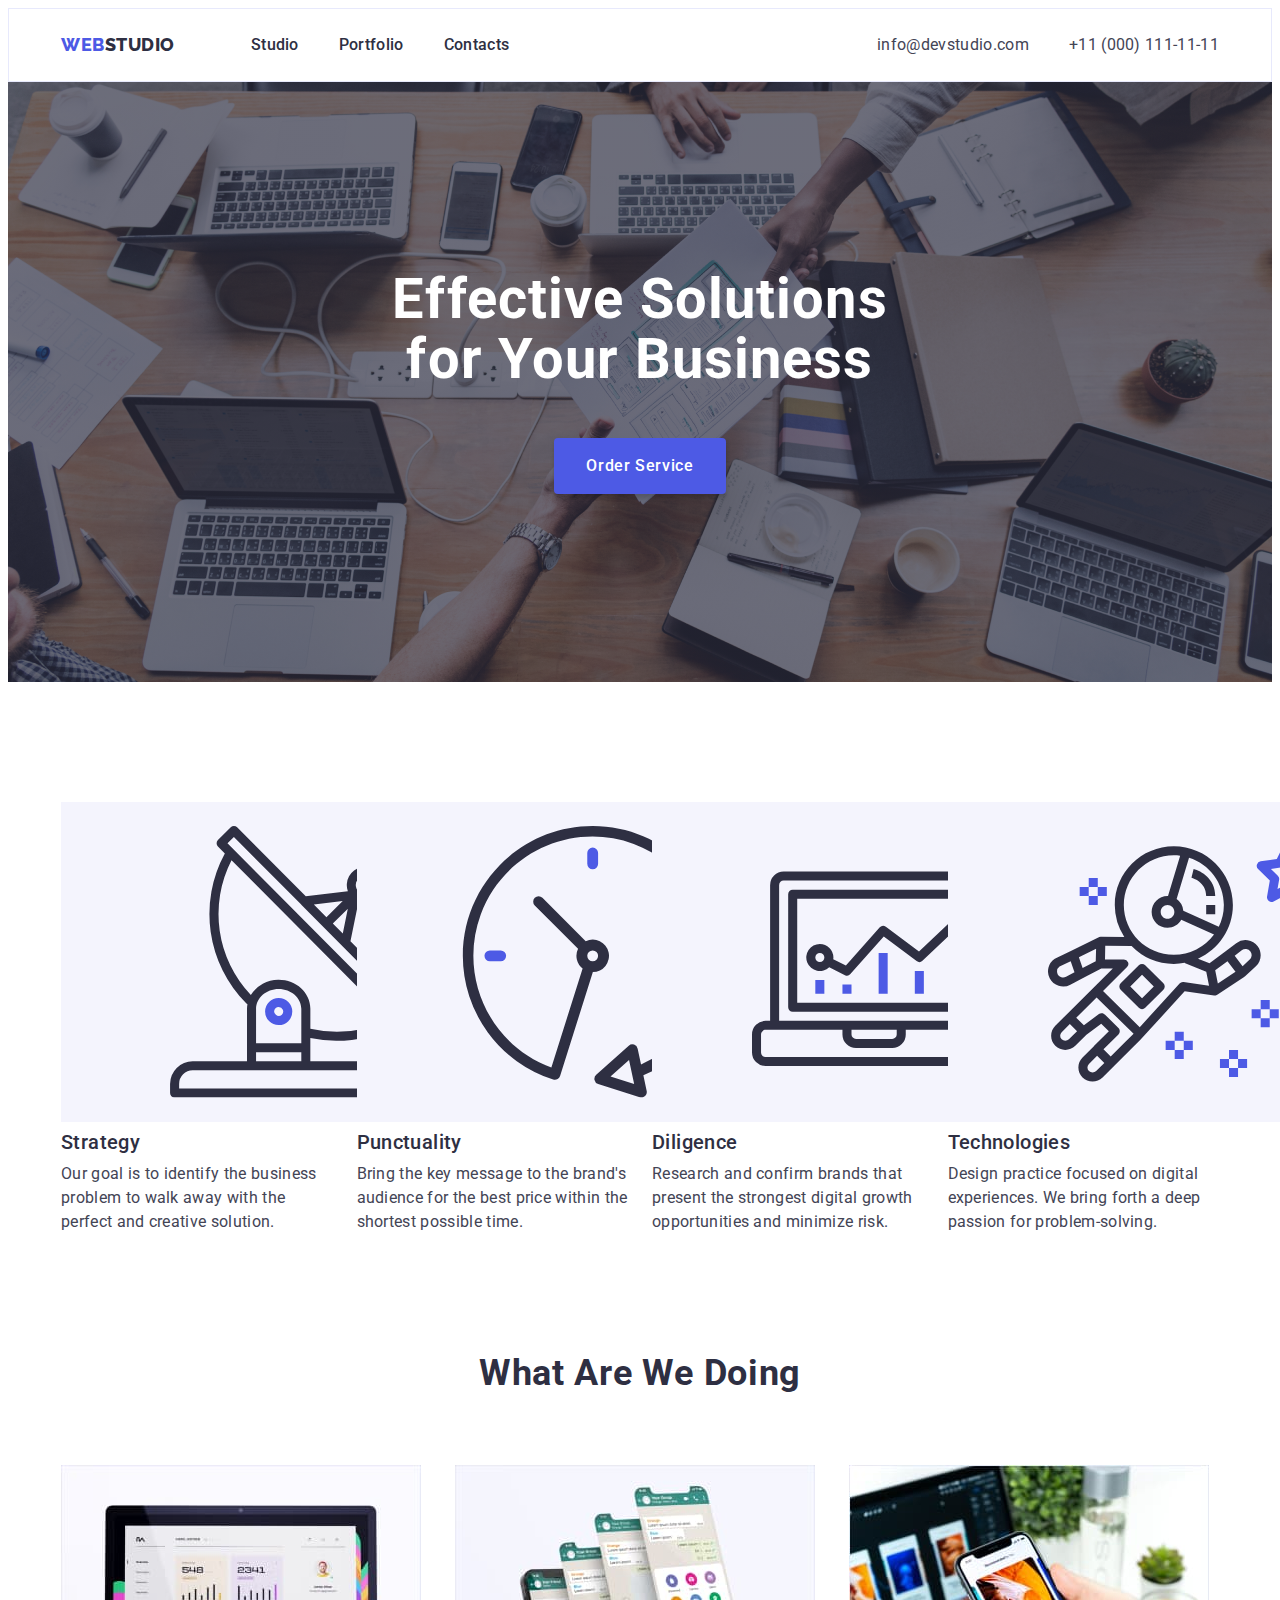
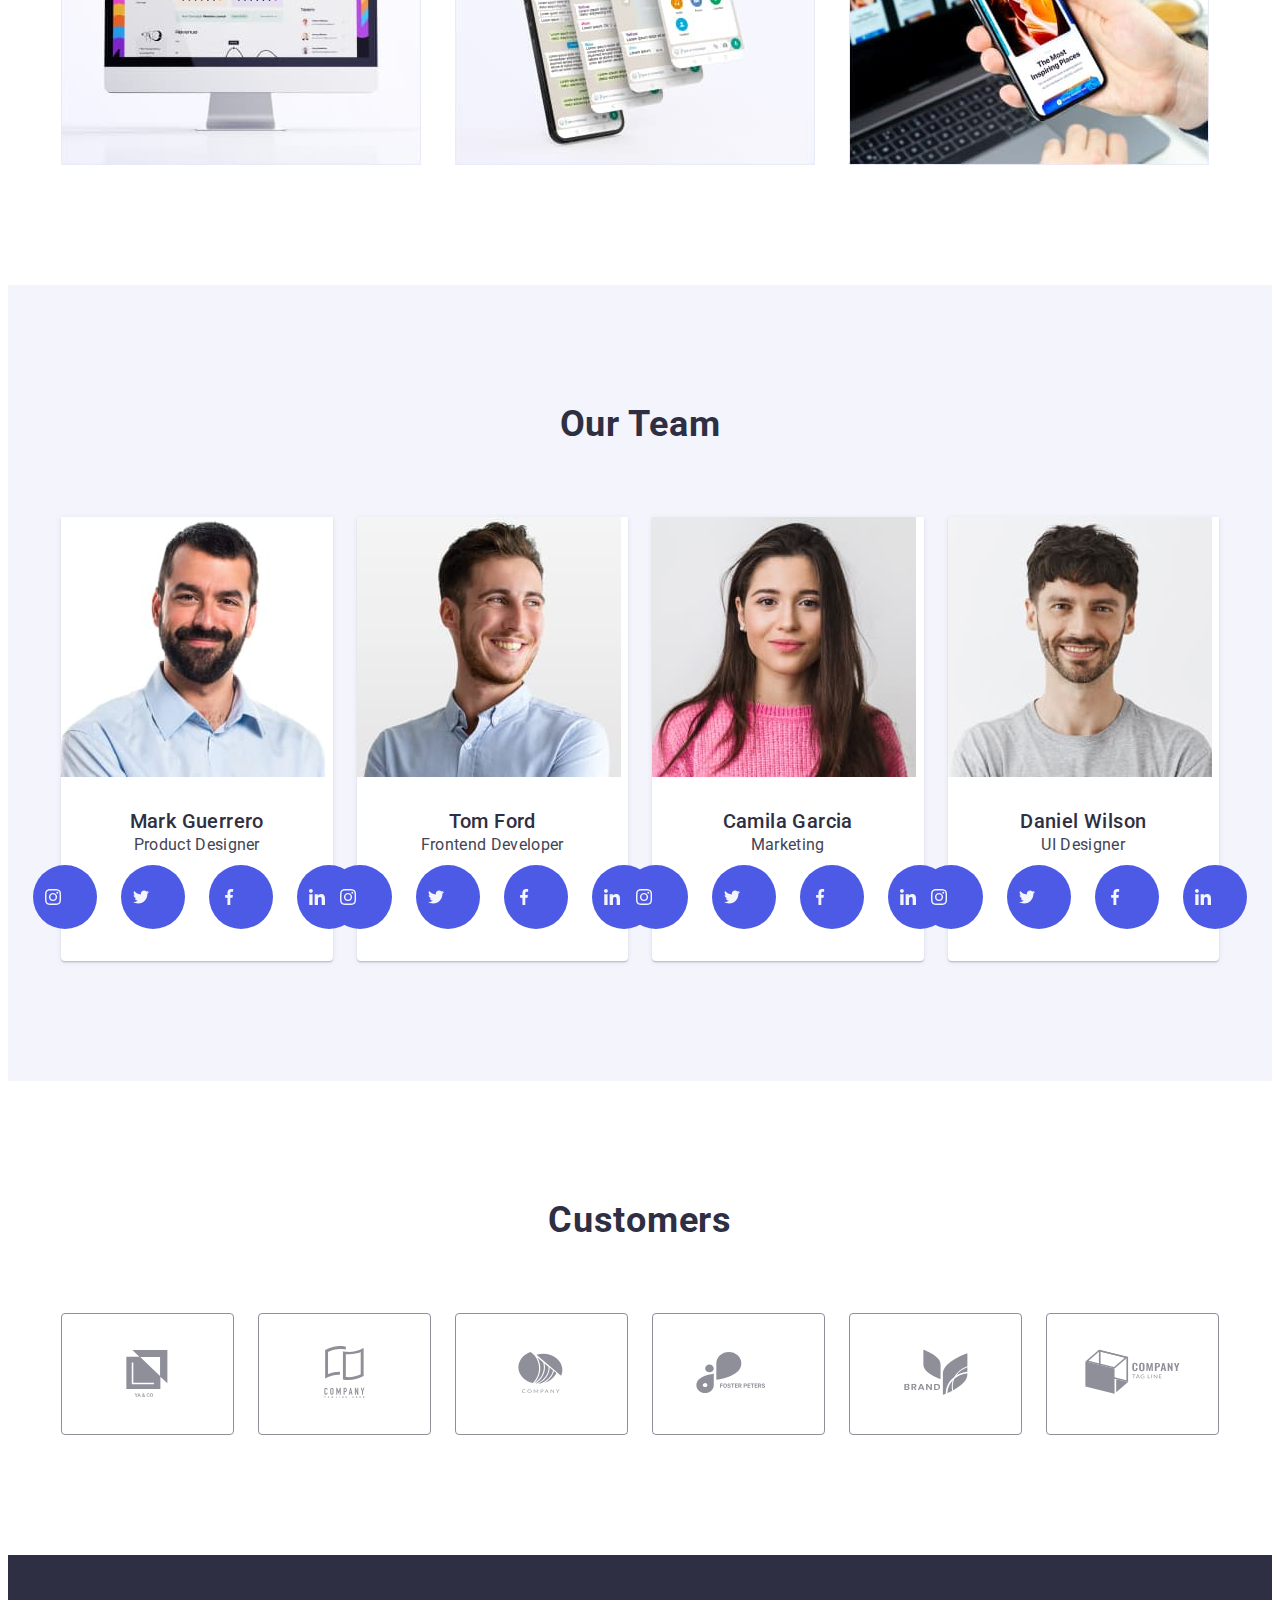
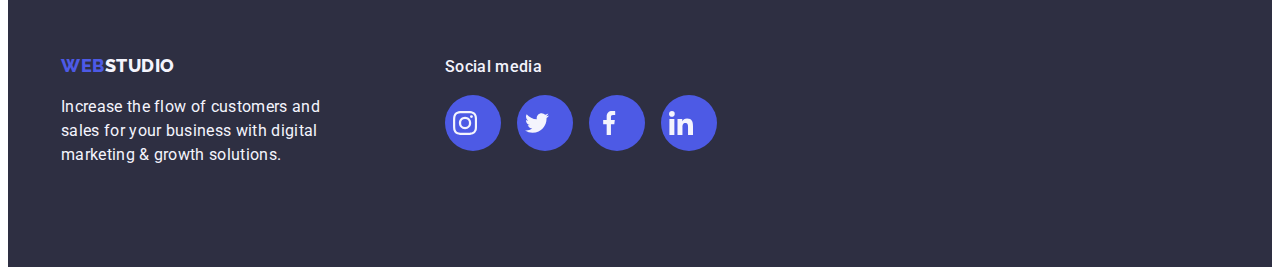
<file: index.html>
<!DOCTYPE html>
<html lang="en">
  <head>
    <meta charset="UTF-8" />
    <meta http-equiv="X-UA-Compatible" content="IE=edge" />
    <meta name="viewport" content="width=device-width, initial-scale=1.0" />
    <title>WebStudio</title>
    <link rel="preconnect" href="https://fonts.googleapis.com" />
    <link rel="preconnect" href="https://fonts.gstatic.com" crossorigin />
    <link
      href="https://fonts.googleapis.com/css2?family=Raleway:wght@800&family=Roboto:wght@400;500;700&display=swap"
      rel="stylesheet"
    />
    <link
      rel="stylesheet"
      href="https://cdnjs.cloudflare.com/ajax/libs/modern-normalize/1.1.0/modern-normalize.min.css"
      integrity="sha512-wpPYUAdjBVSE4KJnH1VR1HeZfpl1ub8YT/NKx4PuQ5NmX2tKuGu6U/JRp5y+Y8XG2tV+wKQpNHVUX03MfMFn9Q=="
      crossorigin="anonymous"
      referrerpolicy="no-referrer"
    />
    <link href="./css/styles.css" rel="stylesheet" />
  </head>
  <body>
    <!-------------------------HEADER------------------------>

    <header class="header">
      <div class="container header-container">
        <nav class="header-navigation">
          <a class="header-logo link full-logotype" href="./index.html"
            >Web<span class="header-different">Studio</span>
          </a>
          <ul class="header-list list">
            <li class="header-item">
              <a class="header-link link click-nav" href="./index.html"
                >Studio</a
              >
            </li>
            <li class="header-item">
              <a class="header-link link click-nav" href="./portfolio.html"
                >Portfolio</a
              >
            </li>
            <li class="header-item">
              <a class="header-link link click-nav" href="">Contacts</a>
            </li>
          </ul>
        </nav>
        <address class="header-address">
          <ul class="header-address-list list">
            <li class="header-address-item">
              <a
                class="header-address-link link click-nav"
                href="mailto:info@devstudio.com"
                >info@devstudio.com</a
              >
            </li>
            <li class="header-address-item">
              <a
                class="header-address-link link click-nav"
                href="tel:+110001111111"
                >+11 (000) 111-11-11</a
              >
            </li>
          </ul>
        </address>
      </div>
    </header>

    <!----------------------------HERO------------------------------>

    <main>
      <section class="hero">
        <div class="container hero-container">
          <h1 class="hero-title">Effective Solutions for Your Business</h1>
          <button class="hero-button btn-fam" type="button">
            Order Service
          </button>
        </div>
      </section>

      <!----------------------------ABOUT------------------------------>

      <section class="about">
        <div class="container container-about">
          <h2 class="about-hidden-title visually-hidden">About us</h2>
          <ul class="about-list list">
            <li class="about-item">
              <svg class="about-icon" width="64" height="64">
                <use href="./images/icons/icons.svg#icon-antenna"></use>
              </svg>
              <h3 class="about-title main-subtitle-text">Strategy</h3>
              <p class="about-text">
                Our goal is to identify the business problem to walk away with
                the perfect and creative solution.
              </p>
            </li>
            <li class="about-item">
              <svg class="about-icon" width="64" height="64">
                <use href="./images/icons/icons.svg#icon-clock"></use>
              </svg>
              <h3 class="about-title main-subtitle-text">Punctuality</h3>
              <p class="about-text">
                Bring the key message to the brand's audience for the best price
                within the shortest possible time.
              </p>
            </li>
            <li class="about-item">
              <svg class="about-icon" width="64" height="64">
                <use href="./images/icons/icons.svg#icon-diagram"></use>
              </svg>
              <h3 class="about-title main-subtitle-text">Diligence</h3>
              <p class="about-text">
                Research and confirm brands that present the strongest digital
                growth opportunities and minimize risk.
              </p>
            </li>
            <li class="about-item">
              <svg class="about-icon" width="64" height="64">
                <use href="./images/icons/icons.svg#icon-astronaut"></use>
              </svg>
              <h3 class="about-title main-subtitle-text">Technologies</h3>
              <p class="about-text">
                Design practice focused on digital experiences. We bring forth a
                deep passion for problem-solving.
              </p>
            </li>
          </ul>
        </div>
      </section>

      <!----------------------------GALLERY------------------------------>

      <section class="gallery">
        <div class="container gallery-container">
          <h2 class="gallery-title section-title">What are we doing</h2>
          <ul class="gallery-list list">
            <li class="gallery-item">
              <img
                class="gallery-img"
                src="./images/sec-doing/img-1.jpg"
                alt="computer"
              />
            </li>
            <li class="gallery-item">
              <img
                class="gallery-img"
                src="./images/sec-doing/img-2.jpg"
                alt="mobile phone"
              />
            </li>
            <li class="gallery-item">
              <img
                class="gallery-img"
                src="./images/sec-doing/img-3.jpg"
                alt="computer and mobile phone"
              />
            </li>
          </ul>
        </div>
      </section>

      <!----------------------------TEAM------------------------------>

      <section class="team">
        <div class="container container-team">
          <h2 class="team-top-title section-title">Our Team</h2>
          <ul class="team-list list">
            <li class="team-item">
              <img
                class="team-img"
                src="./images/sec-team/mark.jpg"
                alt="man"
              />
              <div class="team-wrapper">
                <h3 class="team-subtitle main-subtitle-text">Mark Guerrero</h3>
                <p class="team-item-text">Product Designer</p>
                <ul class="team-social-list list">
                  <li class="team-social-item">
                    <a class="team-social-link" href="">
                      <svg class="team-social-icon" width="16" height="16">
                        <use
                          href="./images/icons/icons.svg#icon-instagram"
                        ></use>
                      </svg>
                    </a>
                  </li>
                  <li class="team-social-item">
                    <a class="team-social-link" href="">
                      <svg class="team-social-icon" width="16" height="16">
                        <use href="./images/icons/icons.svg#icon-twitter"></use>
                      </svg>
                    </a>
                  </li>
                  <li class="team-social-item">
                    <a class="team-social-link" href="">
                      <svg class="team-social-icon" width="16" height="16">
                        <use
                          href="./images/icons/icons.svg#icon-facebook"
                        ></use>
                      </svg>
                    </a>
                  </li>
                  <li class="team-social-item">
                    <a class="team-social-link" href="">
                      <svg class="team-social-icon" width="16" height="16">
                        <use
                          href="./images/icons/icons.svg#icon-linkedin"
                        ></use>
                      </svg>
                    </a>
                  </li>
                </ul>
              </div>
            </li>
            <li class="team-item">
              <img class="team-img" src="./images/sec-team/tom.jpg" alt="man" />
              <div class="team-wrapper">
                <h3 class="team-subtitle main-subtitle-text">Tom Ford</h3>
                <p class="team-item-text">Frontend Developer</p>
                <ul class="team-social-list list">
                  <li class="team-social-item">
                    <a class="team-social-link" href="">
                      <svg class="team-social-icon" width="16" height="16">
                        <use
                          href="./images/icons/icons.svg#icon-instagram"
                        ></use>
                      </svg>
                    </a>
                  </li>
                  <li class="team-social-item">
                    <a class="team-social-link" href="">
                      <svg class="team-social-icon" width="16" height="16">
                        <use href="./images/icons/icons.svg#icon-twitter"></use>
                      </svg>
                    </a>
                  </li>
                  <li class="team-social-item">
                    <a class="team-social-link" href="">
                      <svg class="team-social-icon" width="16" height="16">
                        <use
                          href="./images/icons/icons.svg#icon-facebook"
                        ></use>
                      </svg>
                    </a>
                  </li>
                  <li class="team-social-item">
                    <a class="team-social-link" href="">
                      <svg class="team-social-icon" width="16" height="16">
                        <use
                          href="./images/icons/icons.svg#icon-linkedin"
                        ></use>
                      </svg>
                    </a>
                  </li>
                </ul>
              </div>
            </li>
            <li class="team-item">
              <img
                class="team-img"
                src="./images/sec-team/camila.jpg"
                alt="woman"
              />
              <div class="team-wrapper">
                <h3 class="team-subtitle main-subtitle-text">Camila Garcia</h3>
                <p class="team-item-text">Marketing</p>
                <ul class="team-social-list list">
                  <li class="team-social-item">
                    <a class="team-social-link" href="">
                      <svg class="team-social-icon" width="16" height="16">
                        <use
                          href="./images/icons/icons.svg#icon-instagram"
                        ></use>
                      </svg>
                    </a>
                  </li>
                  <li class="team-social-item">
                    <a class="team-social-link" href="">
                      <svg class="team-social-icon" width="16" height="16">
                        <use href="./images/icons/icons.svg#icon-twitter"></use>
                      </svg>
                    </a>
                  </li>
                  <li class="team-social-item">
                    <a class="team-social-link" href="">
                      <svg class="team-social-icon" width="16" height="16">
                        <use
                          href="./images/icons/icons.svg#icon-facebook"
                        ></use>
                      </svg>
                    </a>
                  </li>
                  <li class="team-social-item">
                    <a class="team-social-link" href="">
                      <svg class="team-social-icon" width="16" height="16">
                        <use
                          href="./images/icons/icons.svg#icon-linkedin"
                        ></use>
                      </svg>
                    </a>
                  </li>
                </ul>
              </div>
            </li>
            <li class="team-item">
              <img
                class="team-img"
                src="./images/sec-team/daniel.jpg"
                alt="man"
              />
              <div class="team-wrapper">
                <h3 class="team-subtitle main-subtitle-text">Daniel Wilson</h3>
                <p class="team-item-text">UI Designer</p>
                <ul class="team-social-list list">
                  <li class="team-social-item">
                    <a class="team-social-link" href="">
                      <svg class="team-social-icon" width="16" height="16">
                        <use
                          href="./images/icons/icons.svg#icon-instagram"
                        ></use>
                      </svg>
                    </a>
                  </li>
                  <li class="team-social-item">
                    <a class="team-social-link" href="">
                      <svg class="team-social-icon" width="16" height="16">
                        <use href="./images/icons/icons.svg#icon-twitter"></use>
                      </svg>
                    </a>
                  </li>
                  <li class="team-social-item">
                    <a class="team-social-link" href="">
                      <svg class="team-social-icon" width="16" height="16">
                        <use
                          href="./images/icons/icons.svg#icon-facebook"
                        ></use>
                      </svg>
                    </a>
                  </li>
                  <li class="team-social-item">
                    <a class="team-social-link" href="">
                      <svg class="team-social-icon" width="16" height="16">
                        <use
                          href="./images/icons/icons.svg#icon-linkedin"
                        ></use>
                      </svg>
                    </a>
                  </li>
                </ul>
              </div>
            </li>
          </ul>
        </div>
      </section>

      <!----------------------------CUSTOMERS------------------------------>
      <section class="customers">
        <div class="container container-customers">
          <h2 class="customers-title section-title">Customers</h2>
          <ul class="customers-list list">
            <li class="customers-item">
              <svg class="customers-icon" width="104" height="56">
                <use href="./images/icons/icons.svg#icon-client-1"></use>
              </svg>
            </li>
            <li class="customers-item">
              <svg class="customers-icon" width="104" height="56">
                <use href="./images/icons/icons.svg#icon-client-2"></use>
              </svg>
            </li>
            <li class="customers-item">
              <svg class="customers-icon" width="104" height="56">
                <use href="./images/icons/icons.svg#icon-client-3"></use>
              </svg>
            </li>
            <li class="customers-item">
              <svg class="customers-icon" width="104" height="56">
                <use href="./images/icons/icons.svg#icon-client-4"></use>
              </svg>
            </li>
            <li class="customers-item">
              <svg class="customers-icon" width="104" height="56">
                <use href="./images/icons/icons.svg#icon-client-5"></use>
              </svg>
            </li>
            <li class="customers-item">
              <svg class="customers-icon" width="104" height="56">
                <use href="./images/icons/icons.svg#icon-client-6"></use>
              </svg>
            </li>
          </ul>
        </div>
      </section>
    </main>

    <!----------------------------FOOTER------------------------------>

    <footer class="footer">
      <div class="container footer-container">
        <div class="footer-presentation">
          <a class="footer-link link full-logotype" href="./index.html"
            >Web<span class="footer-different">Studio</span>
          </a>
          <p class="footer-text">
            Increase the flow of customers and sales for your business with
            digital marketing & growth solutions.
          </p>
        </div>
        <div class="footer-social-media">
          <h3 class="social-block-title">Social media</h3>
          <ul class="footer-social-list list">
            <li class="footer-social-item">
              <a class="footer-social-link" href="">
                <svg class="footer-social-icon" width="24" height="24">
                  <use href="./images/icons/icons.svg#icon-instagram"></use>
                </svg>
              </a>
            </li>
            <li class="footer-social-item">
              <a class="footer-social-link" href="">
                <svg class="footer-social-icon" width="24" height="24">
                  <use href="./images/icons/icons.svg#icon-twitter"></use>
                </svg>
              </a>
            </li>
            <li class="footer-social-item">
              <a class="footer-social-link" href="">
                <svg class="footer-social-icon" width="24" height="24">
                  <use href="./images/icons/icons.svg#icon-facebook"></use>
                </svg>
              </a>
            </li>
            <li class="footer-social-item">
              <a class="footer-social-link" href="">
                <svg class="footer-social-icon" width="24" height="24">
                  <use href="./images/icons/icons.svg#icon-linkedin"></use>
                </svg>
              </a>
            </li>
          </ul>
        </div>
      </div>
    </footer>
  </body>
</html>
</file>
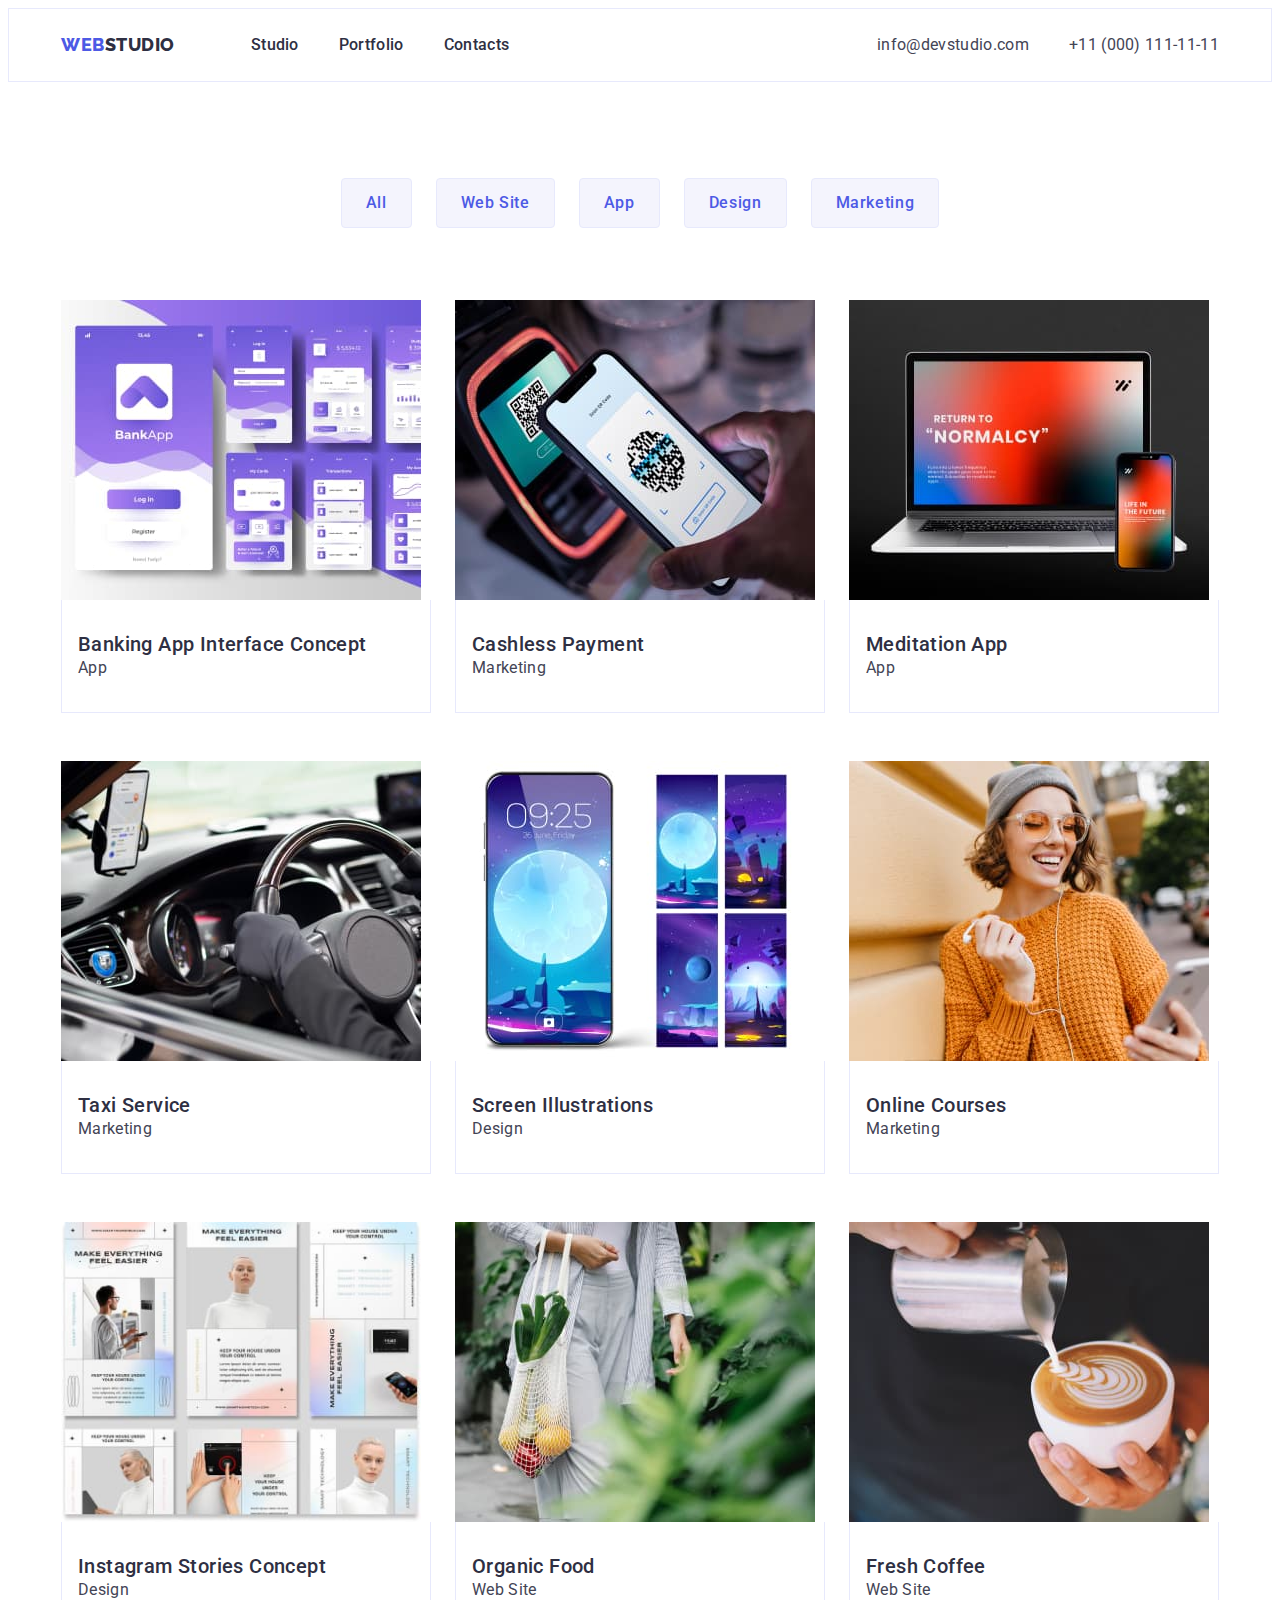
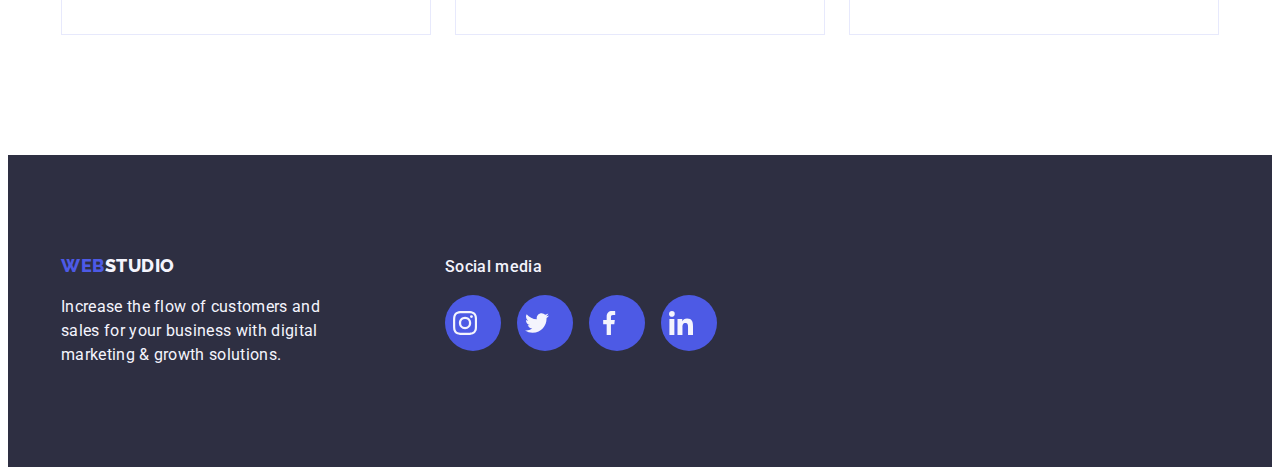
<file: portfolio.html>
<!DOCTYPE html>
<html lang="en">
  <head>
    <meta charset="UTF-8" />
    <meta http-equiv="X-UA-Compatible" content="IE=edge" />
    <meta name="viewport" content="width=device-width, initial-scale=1.0" />
    <title>WebStudio</title>
    <link rel="preconnect" href="https://fonts.googleapis.com" />
    <link rel="preconnect" href="https://fonts.gstatic.com" crossorigin />
    <link
      href="https://fonts.googleapis.com/css2?family=Raleway:wght@800&family=Roboto:wght@400;500;700&display=swap"
      rel="stylesheet"
    />
    <link
      rel="stylesheet"
      href="https://cdnjs.cloudflare.com/ajax/libs/modern-normalize/1.1.0/modern-normalize.min.css"
      integrity="sha512-wpPYUAdjBVSE4KJnH1VR1HeZfpl1ub8YT/NKx4PuQ5NmX2tKuGu6U/JRp5y+Y8XG2tV+wKQpNHVUX03MfMFn9Q=="
      crossorigin="anonymous"
      referrerpolicy="no-referrer"
    />
    <link href="./css/styles.css" rel="stylesheet" />
  </head>
  <body>
    <!-------------------------HEADER------------------------>

    <header class="header">
      <div class="container header-container">
        <nav class="header-navigation">
          <a class="header-logo link full-logotype" href="./index.html"
            >Web<span class="header-different">Studio</span>
          </a>
          <ul class="header-list list">
            <li class="header-item">
              <a class="header-link link click-nav" href="./index.html"
                >Studio</a
              >
            </li>
            <li class="header-item">
              <a class="header-link link click-nav" href="./portfolio.html"
                >Portfolio</a
              >
            </li>
            <li class="header-item">
              <a class="header-link link click-nav" href="">Contacts</a>
            </li>
          </ul>
        </nav>
        <address class="header-address">
          <ul class="header-address-list list">
            <li class="header-address-item">
              <a
                class="header-address-link link click-nav"
                href="mailto:info@devstudio.com"
                >info@devstudio.com</a
              >
            </li>
            <li class="header-address-item">
              <a
                class="header-address-link link click-nav"
                href="tel:+110001111111"
                >+11 (000) 111-11-11</a
              >
            </li>
          </ul>
        </address>
      </div>
    </header>

    <!----------------------------MENU------------------------------>

    <main>
      <section class="project-sorting-menu">
        <div class="container project-sorting">
          <h1 class="visually-hidden">Portfolio</h1>
          <ul class="project-sorting-list project-sorting-container list">
            <li class="project-sorting-item">
              <button class="project-sorting-btn btn-fam" type="button">
                All
              </button>
            </li>
            <li class="project-sorting-item">
              <button class="project-sorting-btn btn-fam" type="button">
                Web Site
              </button>
            </li>
            <li class="project-sorting-item">
              <button class="project-sorting-btn btn-fam" type="button">
                App
              </button>
            </li>
            <li class="project-sorting-item">
              <button class="project-sorting-btn btn-fam" type="button">
                Design
              </button>
            </li>
            <li class="project-sorting-item">
              <button class="project-sorting-btn btn-fam" type="button">
                Marketing
              </button>
            </li>
          </ul>
          <ul class="project-card-list list">
            <li class="project-card-item">
              <a class="project-card-link link" href="">
                <img
                  class="project-card-img gallery-img"
                  src="./images/portfolio/portfolio-img1.jpg"
                  alt="screenshots on the mobile phone"
                />
                <div class="wrapper-card">
                  <h2 class="project-card-title main-subtitle-text">
                    Banking App Interface Concept
                  </h2>
                  <p class="project-card-text">App</p>
                </div>
              </a>
            </li>
            <li class="project-card-item">
              <a class="project-card-link link" href="">
                <img
                  class="project-card-img gallery-img"
                  src="./images/portfolio/portfolio-img2.jpg"
                  alt="mobile phone and payment terminal"
                />
                <div class="wrapper-card">
                  <h2 class="project-card-title main-subtitle-text">
                    Cashless Payment
                  </h2>
                  <p class="project-card-text">Marketing</p>
                </div>
              </a>
            </li>
            <li class="project-card-item">
              <a class="project-card-link link" href="">
                <img
                  class="project-card-img gallery-img"
                  src="./images/portfolio/portfolio-img3.jpg"
                  alt="mobile phone and laptop"
                />
                <div class="wrapper-card">
                  <h2 class="project-card-title main-subtitle-text">
                    Meditation App
                  </h2>
                  <p class="project-card-text">App</p>
                </div>
              </a>
            </li>
            <li class="project-card-item">
              <a class="project-card-link link" href="">
                <img
                  class="project-card-img gallery-img"
                  src="./images/portfolio/portfolio-img4.jpg"
                  alt="car steering wheel"
                />
                <div class="wrapper-card">
                  <h2 class="project-card-title main-subtitle-text">
                    Taxi Service
                  </h2>
                  <p class="project-card-text">Marketing</p>
                </div>
              </a>
            </li>
            <li class="project-card-item">
              <a class="project-card-link link" href="">
                <img
                  class="project-card-img gallery-img"
                  src="./images/portfolio/portfolio-img5.jpg"
                  alt="theme on the mobile phone"
                />
                <div class="wrapper-card">
                  <h2 class="project-card-title main-subtitle-text">
                    Screen Illustrations
                  </h2>
                  <p class="project-card-text">Design</p>
                </div>
              </a>
            </li>
            <li class="project-card-item">
              <a class="project-card-link link" href="">
                <img
                  class="project-card-img gallery-img"
                  src="./images/portfolio/portfolio-img6.jpg"
                  alt="girl with headphones"
                />
                <div class="wrapper-card">
                  <h2 class="project-card-title main-subtitle-text">
                    Online Courses
                  </h2>
                  <p class="project-card-text">Marketing</p>
                </div>
              </a>
            </li>
            <li class="project-card-item">
              <a class="project-card-link link" href="">
                <img
                  class="project-card-img gallery-img"
                  src="./images/portfolio/portfolio-img7.jpg"
                  alt="posters"
                />
                <div class="wrapper-card">
                  <h2 class="project-card-title main-subtitle-text">
                    Instagram Stories Concept
                  </h2>
                  <p class="project-card-text">Design</p>
                </div>
              </a>
            </li>
            <li class="project-card-item">
              <a class="project-card-link link" href="">
                <img
                  class="project-card-img gallery-img"
                  src="./images/portfolio/portfolio-img8.jpg"
                  alt="woman with a bag"
                />
                <div class="wrapper-card">
                  <h2 class="project-card-title main-subtitle-text">
                    Organic Food
                  </h2>
                  <p class="project-card-text">Web Site</p>
                </div>
              </a>
            </li>
            <li class="project-card-item">
              <a class="project-card-link link" href="">
                <img
                  class="project-card-img gallery-img"
                  src="./images/portfolio/portfolio-img9.jpg"
                  alt="cup of coffee"
                />
                <div class="wrapper-card">
                  <h2 class="project-card-title main-subtitle-text">
                    Fresh Coffee
                  </h2>
                  <p class="project-card-text">Web Site</p>
                </div>
              </a>
            </li>
          </ul>
        </div>
      </section>
    </main>

    <!----------------------------FOOTER------------------------------>

    <footer class="footer">
      <div class="container footer-container">
        <div class="footer-presentation">
          <a class="footer-link link full-logotype" href="./index.html"
            >Web<span class="footer-different">Studio</span>
          </a>
          <p class="footer-text">
            Increase the flow of customers and sales for your business with
            digital marketing & growth solutions.
          </p>
        </div>
        <div class="footer-social-media">
          <h3 class="social-block-title">Social media</h3>
          <ul class="footer-social-list list">
            <li class="footer-social-item">
              <a class="footer-social-link" href="">
                <svg class="footer-social-icon" width="24" height="24">
                  <use href="./images/icons/icons.svg#icon-instagram"></use>
                </svg>
              </a>
            </li>
            <li class="footer-social-item">
              <a class="footer-social-link" href="">
                <svg class="footer-social-icon" width="24" height="24">
                  <use href="./images/icons/icons.svg#icon-twitter"></use>
                </svg>
              </a>
            </li>
            <li class="footer-social-item">
              <a class="footer-social-link" href="">
                <svg class="footer-social-icon" width="24" height="24">
                  <use href="./images/icons/icons.svg#icon-facebook"></use>
                </svg>
              </a>
            </li>
            <li class="footer-social-item">
              <a class="footer-social-link" href="">
                <svg class="footer-social-icon" width="24" height="24">
                  <use href="./images/icons/icons.svg#icon-linkedin"></use>
                </svg>
              </a>
            </li>
          </ul>
        </div>
      </div>
    </footer>
  </body>
</html>
</file>
<file: css/styles.css>
:root {
  --primary-color: #2e2f42;
  --description-text-color: #434455;
  --logo-btn-color: #4d5ae5;
  --btn-hover-color: #404bbf;
  --white-color: #ffffff;
  --light: #f4f4fd;
  --secondary-background-color: #f4f4fd;
  --border-color: #e7e9fc;
  --bg-gradient: linear-gradient(rgba(46, 47, 66, 0.7), rgba(46, 47, 66, 0.7));
  --customers-border-icon-color: #8e8f99;
  --footer-color-icon-hover: #31d0aa;
}
body {
  font-family: 'Roboto', sans-serif;
  font-size: 16px;
  color: var(--description-text-color);
  background-color: var(--white-color);
  letter-spacing: 0.02em;
  line-height: 1.5;
}

p,
h1,
h2,
h3,
h4,
h5 {
  margin: 0;
}

ul {
  margin: 0;
  padding-left: 0;
}

button {
  cursor: pointer;
}

address {
  font-style: normal;
}

img {
  display: block;
}

.list {
  list-style: none;
}

.link {
  text-decoration: none;
}

.visually-hidden {
  position: absolute;
  width: 1px;
  height: 1px;
  margin: -1px;
  border: 0;
  padding: 0;
  white-space: nowrap;
  clip-path: inset(100%);
  clip: rect(0 0 0 0);
  overflow: hidden;
}

.container {
  width: 1158px;
  margin: 0 auto;
  padding-left: 15px;
  padding-right: 15px;
}

.click-nav:is(:hover, :focus) {
  color: var(--btn-hover-color);
}

.main-subtitle-text {
  font-weight: 500;
  font-size: 20px;
  line-height: 1.2;
  color: var(--primary-color);
  letter-spacing: 0.02em;
}

.section-title {
  font-size: 36px;
  line-height: 1.11;
  text-transform: capitalize;
  color: var(--primary-color);
  text-align: center;
  letter-spacing: 0.02em;
}
.btn-fam {
  font-family: 'Roboto', sans-serif;
  font-weight: 500;
  font-size: 16px;
  line-height: 1.5;
  letter-spacing: 0.04em;
  text-align: center;
  border: none;
}

.btn-fam:is(:hover, :focus) {
  background-color: var(--btn-hover-color);
}

/** -----------------------HEADER---------------------- */

.header {
  padding: 24px 0;
  border: 1px solid var(--border-color);
}

.header-container {
  display: flex;
  justify-content: space-between;
  align-items: center;
}

.header-navigation {
  display: flex;
  align-items: center;
}

.header-list {
  display: flex;
  gap: 40px;
  align-items: center;
}

.header-address-list {
  display: flex;
  gap: 40px;
  align-items: center;
}

.header-logo {
  margin-right: 76px;
}

.full-logotype {
  font-weight: 800;
  font-family: 'Raleway', sans-serif;
  font-size: 18px;
  line-height: 1.17;
  letter-spacing: 0.03em;
  text-transform: uppercase;
  color: var(--logo-btn-color);
}

.header-different {
  color: var(--primary-color);
}

.header-link {
  font-weight: 500;
  color: var(--primary-color);
}

.header-address-link {
  color: var(--description-text-color);
}
.header-address {
  font-style: normal;
}

/** -----------------------HERO---------------------- */

.hero {
  background-color: var(--primary-color);
  background-image: var(--bg-gradient), url(../images/hero-bg/hero-bg-img.jpg);
  background-repeat: no-repeat;
  background-position: center;
  background-size: cover;
}

.hero-container {
  display: flex;
  flex-direction: column;
  align-items: center;
  padding: 188px 0;
}

.hero-title {
  font-size: 56px;
  line-height: 1.07;
  color: var(--white-color);
  text-align: center;
  letter-spacing: 0.02em;
  min-height: 120px;
  width: 496px;
  margin-bottom: 48px;
}
.hero-button {
  color: var(--white-color);
  background-color: var(--logo-btn-color);
  padding: 16px 32px;
  box-shadow: 0px 4px 4px rgba(0, 0, 0, 0.15);
  border-radius: 4px;
}

/** -----------------------ABOUT---------------------- */

.about-list {
  display: flex;
  justify-content: space-between;
  align-items: flex-start;
  padding: 120px 0;
  gap: 24px;
}

.about-item {
  width: calc((100% - 72px) / 4);
}
.about-icon {
  display: block;
  width: 100%;
  height: 100%;
  padding: 24px 100px;
  background-color: var(--light);
  margin-bottom: 8px;
}
.about-title {
  margin-bottom: 8px;
}

/** -----------------------GALLERY---------------------- */

.gallery-img {
  width: 360px;
  height: 300px;
}

.gallery-container {
  padding-bottom: 120px;
}

.gallery-title {
  margin-bottom: 72px;
}

.gallery-list {
  display: flex;
  gap: 24px;
}

.gallery-item {
  width: calc((100% - 48px) / 3);
}

/** -----------------------TEAM---------------------- */
.team {
  background-color: var(--secondary-background-color);
}
.team-item {
  background-color: var(--white-color);
  width: calc((100% - 72px) / 4);
  box-shadow: 0px 1px 6px rgba(46, 47, 66, 0.08),
    0px 1px 1px rgba(46, 47, 66, 0.16), 0px 2px 1px rgba(46, 47, 66, 0.08);
  border-radius: 0px 0px 4px 4px;
}

.team-img {
  width: 264px;
  height: 260px;
}

.container-team {
  padding-bottom: 120px;
  padding-top: 120px;
}

.team-top-title {
  margin-bottom: 72px;
}
.team-item-text {
  margin-bottom: 8px;
}
.team-list {
  display: flex;
  gap: 24px;
}

.team-wrapper {
  padding: 32px 0px;
  text-align: center;
}
.team-social-list {
  display: flex;
  gap: 24px;
  justify-content: center;
  align-content: center;
}

.team-social-item {
}

.team-social-link {
  height: 40px;
  width: 40px;
  display: block;
  padding: 12px;
  border-radius: 50%;
  background-color: var(--logo-btn-color);
  justify-content: center;
  align-content: center;
}

.team-social-link:hover,
.team-social-link:focus {
  background-color: var(--btn-hover-color);
}

.team-social-icon {
  display: block;
  fill: var(--light);
}

/** -----------------------CUSTOMERS------------------------ */
.container-customers {
  padding-bottom: 120px;
  padding-top: 120px;
}
.customers-item {
  width: 168px;
  height: 88px;
  justify-content: center;
  align-content: center;
  padding: 16px 32px 16px 32px;
  border: 1px solid var(--customers-border-icon-color);
  border-radius: 4px;
}

.customers-list {
  display: flex;
  justify-content: center;
  gap: 24px;
  margin-top: 72px;
}

.customers-icon {
  fill: var(--customers-border-icon-color);
}

.customers-item:hover,
.customers-item:focus {
  border: 1px solid var(--btn-hover-color);
  border-radius: 4px;
}

.customers-item:hover .customers-icon,
.customers-item:focus .customers-icon {
  fill: var(--btn-hover-color);
}

/** -----------------------FOOTER------------------------ */

.footer {
  background-color: var(--primary-color);
  color: var(--light);
  padding: 100px 0;
}
.footer-different {
  color: var(--light);
}

.footer-text {
  margin-top: 16px;
  max-width: 264px;
}
.social-block-title {
  font-weight: 500;
  font-size: 16px;
  margin-bottom: 16px;
}

.footer-container {
  display: flex;
  gap: 120px;
}

.footer-social-list {
  display: flex;
  justify-content: center;
  gap: 16px;
}

.footer-social-item {
  width: 40px;
  height: 40px;
  padding: 8px 8px;
  background-color: var(--logo-btn-color);
  border-radius: 50%;
  justify-content: center;
  align-content: center;
}

.footer-social-icon {
  display: block;
  fill: var(--light);
}
.footer-social-item:hover,
.footer-social-item:focus {
  background-color: var(--footer-color-icon-hover);
}

/*! -------------------------------------------PORTFOLIO------------------------------------------------------ */

/** -----------------------MENU---------------------- */

.project-sorting-btn {
  background-color: var(--light);
  color: var(--logo-btn-color);
  padding: 12px 24px;
  border: 1px solid var(--border-color);
  border-radius: 4px;
}
.project-sorting-btn:is(:hover, :focus) {
  color: var(--white-color);
  box-shadow: 0px 3px 1px rgba(0, 0, 0, 0.1), 0px 2px 1px rgba(0, 0, 0, 0.08),
    0px 2px 2px rgba(0, 0, 0, 0.12);
  border-radius: 4px;
}
.project-card-text {
  color: var(--description-text-color);
}

.project-sorting-container {
  display: flex;
  justify-content: center;
  gap: 24px;
  margin-bottom: 72px;
}
.project-sorting {
  padding-top: 96px;
  padding-bottom: 120px;
}

.project-card-list {
  display: flex;
  flex-wrap: wrap;
  justify-content: center;
  gap: 48px 24px;
}

.project-card-item {
  width: calc((100% - 48px) / 3);
}

.wrapper-card {
  border: 1px solid var(--border-color);
  border-top: none;
  padding: 32px 0 32px 16px;
}
.project-card-item:hover .wrapper-card,
.project-card-item:focus .wrapper-card {
  border: 1px solid var(--light);
  box-shadow: 0px 1px 6px rgba(46, 47, 66, 0.08),
    0px 1px 1px rgba(46, 47, 66, 0.16), 0px 2px 1px rgba(46, 47, 66, 0.08);
}
</file>
